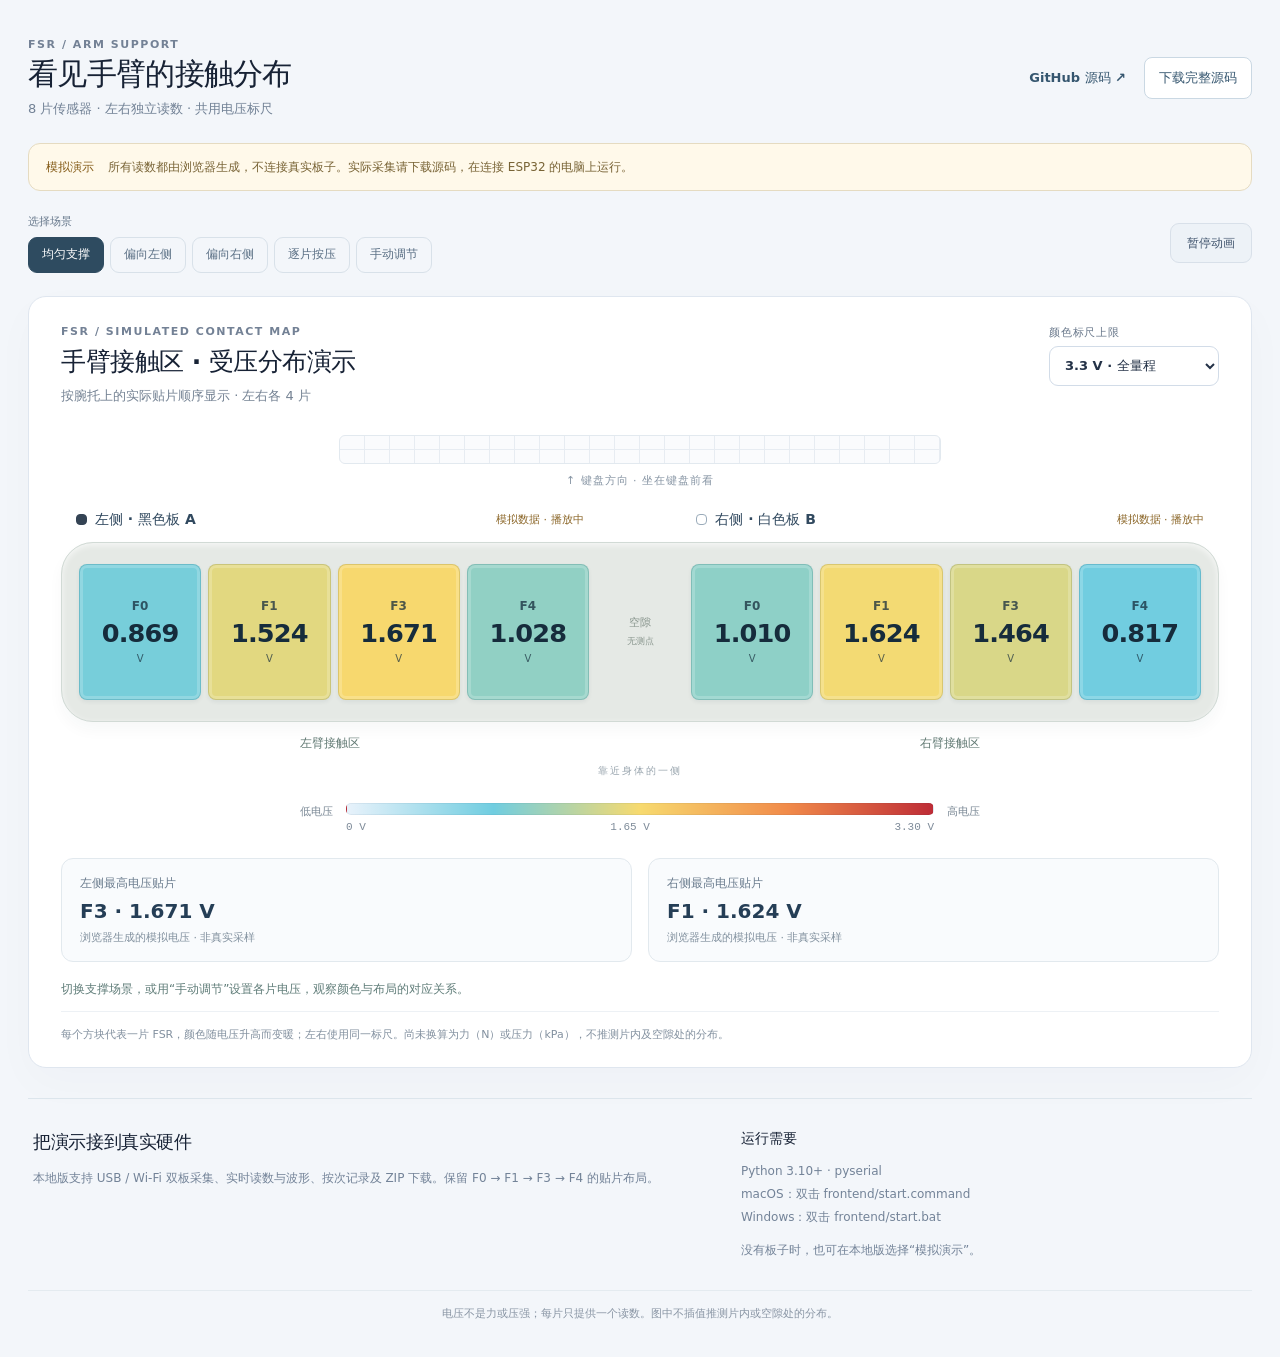
<file: demo/index.html>
<!doctype html>
<html lang="zh-CN"><head><meta charset="utf-8"><meta name="viewport" content="width=device-width,initial-scale=1"><meta name="description" content="FSR 双侧腕托受压分布交互演示。每侧四片，按 F0、F1、F3、F4 排列。所有电压均为模拟数据。"><title>FSR 腕托 · 受压分布演示</title><link rel="stylesheet" href="styles.css"><link rel="stylesheet" href="duo.css"><link rel="stylesheet" href="demo.css"><script src="model.js" defer></script><script src="demo.js" defer></script></head>
<body><main class="demo-shell">
<header class="demo-header"><div><p class="eyebrow">FSR / ARM SUPPORT</p><h1>看见手臂的接触分布</h1><p>8 片传感器 · 左右独立读数 · 共用电压标尺</p></div><nav><a id="sourceLink" href="https://github.com/HuilingP/fsr-arm-pressure-viewer" target="_blank" rel="noopener noreferrer">GitHub 源码 ↗</a><a class="download" href="fsr-frontend-source.zip" download>下载完整源码</a></nav></header>
<div class="demo-banner"><strong>模拟演示</strong><span>所有读数都由浏览器生成，不连接真实板子。实际采集请下载源码，在连接 ESP32 的电脑上运行。</span></div>
<section class="scenario-bar" aria-label="演示场景"><div><span class="scenario-label">选择场景</span><div class="scenario-buttons"><button data-scene="balanced" aria-pressed="true">均匀支撑</button><button data-scene="left" aria-pressed="false">偏向左侧</button><button data-scene="right" aria-pressed="false">偏向右侧</button><button data-scene="scan" aria-pressed="false">逐片按压</button><button data-scene="manual" aria-pressed="false">手动调节</button></div></div><button id="pauseDemo" class="secondary" aria-pressed="false">暂停动画</button></section>
    <section id="pressureView" class="pressure-panel panel-surface" aria-label="FSR 模拟受压分布">
      <header class="pressure-heading">
        <div><p class="eyebrow">FSR / SIMULATED CONTACT MAP</p><h2>手臂接触区 · 受压分布演示</h2><p class="pressure-subtitle">按腕托上的实际贴片顺序显示 · 左右各 4 片</p></div>
        <label class="control-group pressure-scale-control">颜色标尺上限
          <select id="pressureRange" aria-label="颜色标尺上限">
            <option value="0.1">0.1 V · 微小变化</option>
            <option value="0.5">0.5 V</option>
            <option value="1">1.0 V</option>
            <option value="2">2.0 V</option>
            <option value="3.3" selected>3.3 V · 全量程</option>
          </select>
        </label>
      </header>
      <div class="pressure-scene">
        <div class="keyboard-outline" aria-hidden="true"></div>
        <p class="pressure-orientation">↑ 键盘方向 · 坐在键盘前看</p>
        <div class="pressure-side-headings">
          <div><strong><i class="board-dot black"></i>左侧 · 黑色板 A</strong><span id="pressureStateA" class="pressure-connection">等待数据</span></div>
          <div><strong><i class="board-dot white"></i>右侧 · 白色板 B</strong><span id="pressureStateB" class="pressure-connection">等待数据</span></div>
        </div>
        <div class="pressure-wrist-rest" aria-label="腕托贴片分布：左侧四片，中间空隙，右侧四片">
          <div class="pressure-pads" aria-label="左侧贴片，从左到右 F0 F1 F3 F4">
            <div id="pressureA0" class="pressure-cell unavailable" role="img" aria-label="A F0 等待数据">
              <span class="pressure-channel">F0</span><strong id="voltageA0">—</strong><span class="pressure-unit">V</span>
            </div>
            <div id="pressureA1" class="pressure-cell unavailable" role="img" aria-label="A F1 等待数据">
              <span class="pressure-channel">F1</span><strong id="voltageA1">—</strong><span class="pressure-unit">V</span>
            </div>
            <div id="pressureA3" class="pressure-cell unavailable" role="img" aria-label="A F3 等待数据">
              <span class="pressure-channel">F3</span><strong id="voltageA3">—</strong><span class="pressure-unit">V</span>
            </div>
            <div id="pressureA4" class="pressure-cell unavailable" role="img" aria-label="A F4 等待数据">
              <span class="pressure-channel">F4</span><strong id="voltageA4">—</strong><span class="pressure-unit">V</span>
            </div>
          </div>
          <div class="pressure-gap"><span>空隙</span><small>无测点</small></div>
          <div class="pressure-pads" aria-label="右侧贴片，从左到右 F0 F1 F3 F4">
            <div id="pressureB0" class="pressure-cell unavailable" role="img" aria-label="B F0 等待数据">
              <span class="pressure-channel">F0</span><strong id="voltageB0">—</strong><span class="pressure-unit">V</span>
            </div>
            <div id="pressureB1" class="pressure-cell unavailable" role="img" aria-label="B F1 等待数据">
              <span class="pressure-channel">F1</span><strong id="voltageB1">—</strong><span class="pressure-unit">V</span>
            </div>
            <div id="pressureB3" class="pressure-cell unavailable" role="img" aria-label="B F3 等待数据">
              <span class="pressure-channel">F3</span><strong id="voltageB3">—</strong><span class="pressure-unit">V</span>
            </div>
            <div id="pressureB4" class="pressure-cell unavailable" role="img" aria-label="B F4 等待数据">
              <span class="pressure-channel">F4</span><strong id="voltageB4">—</strong><span class="pressure-unit">V</span>
            </div>
          </div>
        </div>
        <div class="pressure-arm-labels"><span>左臂接触区</span><span>右臂接触区</span></div>
        <p class="pressure-near">靠近身体的一侧</p>
      </div>
      <div class="pressure-legend">
        <span>低电压</span><div class="pressure-scale"><div class="pressure-gradient" aria-hidden="true"></div><div class="pressure-ticks"><span>0 V</span><span id="pressureMid">1.65 V</span><span id="pressureMax">3.30 V</span></div></div><span>高电压</span>
      </div>
      <div class="pressure-summaries">
        <article><span>左侧最高电压贴片</span><strong id="pressurePeakA">—</strong><small id="pressureDetailA">等待左侧数据</small></article>
        <article><span>右侧最高电压贴片</span><strong id="pressurePeakB">—</strong><small id="pressureDetailB">等待右侧数据</small></article>
      </div>
      <p id="pressureNotice" class="pressure-notice" role="status">正在生成模拟数据。</p>
      <p class="pressure-footnote">每个方块代表一片 FSR，颜色随电压升高而变暖；左右使用同一标尺。尚未换算为力（N）或压力（kPa），不推测片内及空隙处的分布。</p>
    </section><section id="manualControls" class="manual-panel" hidden><h2>手动设置每片电压</h2><p>拖动滑块，观察相应方块的颜色。这里调节的是模拟电压。</p><div class="slider-groups"><div><h3>左侧 A</h3><label class="slider-row">F0<input id="sliderA0" aria-label="左侧 A F0 模拟电压" type="range" min="0" max="3.3" step="0.01" value="0"><output id="sliderValueA0">0.00 V</output></label><label class="slider-row">F1<input id="sliderA1" aria-label="左侧 A F1 模拟电压" type="range" min="0" max="3.3" step="0.01" value="0"><output id="sliderValueA1">0.00 V</output></label><label class="slider-row">F3<input id="sliderA3" aria-label="左侧 A F3 模拟电压" type="range" min="0" max="3.3" step="0.01" value="0"><output id="sliderValueA3">0.00 V</output></label><label class="slider-row">F4<input id="sliderA4" aria-label="左侧 A F4 模拟电压" type="range" min="0" max="3.3" step="0.01" value="0"><output id="sliderValueA4">0.00 V</output></label></div><div><h3>右侧 B</h3><label class="slider-row">F0<input id="sliderB0" aria-label="右侧 B F0 模拟电压" type="range" min="0" max="3.3" step="0.01" value="0"><output id="sliderValueB0">0.00 V</output></label><label class="slider-row">F1<input id="sliderB1" aria-label="右侧 B F1 模拟电压" type="range" min="0" max="3.3" step="0.01" value="0"><output id="sliderValueB1">0.00 V</output></label><label class="slider-row">F3<input id="sliderB3" aria-label="右侧 B F3 模拟电压" type="range" min="0" max="3.3" step="0.01" value="0"><output id="sliderValueB3">0.00 V</output></label><label class="slider-row">F4<input id="sliderB4" aria-label="右侧 B F4 模拟电压" type="range" min="0" max="3.3" step="0.01" value="0"><output id="sliderValueB4">0.00 V</output></label></div></div></section><footer id="source" class="demo-footer"><div><h2>把演示接到真实硬件</h2><p>本地版支持 USB / Wi-Fi 双板采集、实时读数与波形、按次记录及 ZIP 下载。保留 F0 → F1 → F3 → F4 的贴片布局。</p></div><div><h3>运行需要</h3><p>Python 3.10+ · pyserial<br>macOS：双击 frontend/start.command<br>Windows：双击 frontend/start.bat</p><p>没有板子时，也可在本地版选择“模拟演示”。</p></div></footer>
<p class="demo-disclaimer">电压不是力或压强；每片只提供一个读数。图中不插值推测片内或空隙处的分布。</p>
</main></body></html>
</file>
<file: demo/styles.css>
:root {
  color: #172235;
  background: #f3f6fa;
  font-family: Inter, ui-sans-serif, system-ui, -apple-system, BlinkMacSystemFont, "Segoe UI", sans-serif;
  font-synthesis: none;
  --ink: #172235;
  --muted: #6c7a8d;
  --line: #dfe6ef;
  --surface: #ffffff;
  --navy: #243b5a;
  --green: #0b8f68;
  --amber: #b87800;
  --red: #c23b3b;
}

* { box-sizing: border-box; }
body { margin: 0; min-width: 320px; }
button, input, select { font: inherit; }
button:focus-visible, input:focus-visible, select:focus-visible { outline: 3px solid rgba(48, 108, 180, .24); outline-offset: 2px; }
.app-shell { width: min(1500px, calc(100% - 32px)); margin: 0 auto; padding: 28px 0 52px; }
.panel-surface, .status-grid article {
  background: var(--surface);
  border: 1px solid var(--line);
  box-shadow: 0 10px 28px rgba(34, 53, 78, .055);
}
.topbar { display: flex; align-items: flex-start; justify-content: space-between; gap: 24px; padding: 28px 30px; border-radius: 18px; }
.eyebrow { margin: 0 0 7px; color: #738195; font-size: 11px; font-weight: 800; letter-spacing: .14em; }
h1, h2, h3, p { margin-top: 0; }
h1 { margin-bottom: 8px; font-size: clamp(28px, 4vw, 45px); line-height: 1.05; letter-spacing: -.04em; }
h2 { margin-bottom: 0; font-size: 22px; letter-spacing: -.02em; }
.muted { color: var(--muted); }
.topbar .muted { margin-bottom: 0; }
.status-pill { display: inline-flex; align-items: center; gap: 9px; padding: 9px 13px; border-radius: 999px; color: var(--muted); background: #f1f4f7; white-space: nowrap; font-size: 13px; font-weight: 750; }
.status-dot { width: 9px; height: 9px; border-radius: 50%; background: #aab5c2; }
.status-pill.live { color: #087f5b; background: #e7f8f0; }
.status-pill.live .status-dot { background: #0ca678; box-shadow: 0 0 0 4px rgba(12,166,120,.12); }
.status-pill.waiting { color: #986400; background: #fff4d5; }
.status-pill.waiting .status-dot { background: #dfa000; box-shadow: 0 0 0 4px rgba(223,160,0,.12); }
.status-pill.error { color: var(--red); background: #fff0f0; }
.status-pill.error .status-dot { background: var(--red); }

.toolbar { display: flex; flex-wrap: wrap; align-items: end; gap: 13px; margin: 18px 0 10px; padding: 16px; border-radius: 14px; }
.control-group { display: grid; gap: 6px; min-width: 130px; color: #68778a; font-size: 11px; font-weight: 800; letter-spacing: .07em; text-transform: uppercase; }
.control-group small { color: #9aa6b5; font-size: 10px; }
.control-group.grow { flex: 1 1 260px; }
input, select, button { min-height: 40px; border: 1px solid #d2dce8; border-radius: 9px; background: #fff; color: #243247; }
input, select { width: 100%; padding: 0 11px; letter-spacing: normal; text-transform: none; }
button { padding: 0 16px; cursor: pointer; border-color: var(--navy); background: var(--navy); color: #fff; font-weight: 750; }
button.secondary { border-color: #d8e0e9; background: #edf2f7; color: #40546d; }
button:not(:disabled):hover { filter: brightness(.97); transform: translateY(-1px); }
button:disabled { cursor: not-allowed; opacity: .48; }
.toolbar-actions { display: flex; flex-wrap: wrap; gap: 8px; margin-left: auto; }
[hidden] { display: none !important; }
.message { min-height: 22px; margin: 0 4px 14px; color: #66768b; font-size: 13px; }
.message.error { color: var(--red); font-weight: 650; }

.status-grid { display: grid; grid-template-columns: repeat(4, minmax(0, 1fr)); gap: 11px; margin-bottom: 18px; }
.status-grid article { display: grid; gap: 7px; min-width: 0; padding: 14px 16px; border-radius: 12px; }
.status-grid span, .panel-head > span { color: #718096; font-size: 12px; }
.status-grid strong { overflow: hidden; color: #253b59; font-size: 14px; text-overflow: ellipsis; white-space: nowrap; }
.status-grid .wide { grid-column: span 2; }

.panel { margin-top: 18px; padding: 22px; border-radius: 16px; }
.panel-head { display: flex; align-items: end; justify-content: space-between; gap: 16px; margin-bottom: 18px; }
.panel-head .eyebrow { margin-bottom: 4px; }
.metric-groups { display: grid; grid-template-columns: repeat(3, minmax(0, 1fr)); gap: 12px; }
.metric-group { padding: 15px; border: 1px solid #e4eaf1; border-radius: 12px; background: #fafcfe; }
.metric-group h3 { margin-bottom: 12px; color: #51637a; font-size: 13px; }
.metric-row { display: grid; grid-template-columns: 1fr auto; gap: 12px; padding: 7px 0; border-top: 1px solid #edf1f5; color: #718096; font-size: 13px; }
.metric-row:first-of-type { border-top: 0; }
.metric-row strong { color: #1d314b; font-variant-numeric: tabular-nums; }
.metric-unit { color: #95a2b2; font-size: 11px; }
.report-quality { margin: 10px 0 0; font-size: 12px; }
.quality-good, .status-grid strong.quality-good { color: var(--green); }
.quality-warning, .status-grid strong.quality-warning { color: var(--amber); }
.motion-notice { margin: 14px 0 0; font-size: 13px; line-height: 1.6; }
.status-grid strong { white-space: normal; overflow-wrap: anywhere; }
.force-grid { display: grid; grid-template-columns: repeat(8, minmax(0, 1fr)); gap: 9px; }
.force-metric { display: grid; gap: 5px; padding: 12px 9px; border: 1px solid #e4eaf1; border-radius: 10px; text-align: center; background: #fafcfe; }
.force-metric-label { color: #718096; font-size: 12px; }
.force-metric strong { color: #1d314b; font-size: 17px; font-variant-numeric: tabular-nums; }
.force-value-unit { color: #8996a6; font-size: 11px; font-weight: 600; }
.force-metric-unit { color: #9aa6b5; font-size: 11px; }

.recording { border-color: #d9e7e2; background: linear-gradient(135deg, #fff 0%, #f8fcfa 100%); }
.recording-copy { margin-bottom: 16px; font-size: 13px; }
.record-time { color: #31465f; font-size: 22px; font-weight: 760; font-variant-numeric: tabular-nums; }
.record-fields { display: flex; flex-wrap: wrap; gap: 12px; }
.record-fields .control-group:first-child { flex: 0 1 330px; }
.record-actions { display: flex; align-items: center; flex-wrap: wrap; gap: 9px; margin-top: 15px; }
.record-actions strong { margin-left: 4px; color: #4d6077; font-size: 13px; }
.record-actions strong.active { color: var(--green); }
.path { overflow-wrap: anywhere; margin: 13px 0 0; color: #7b8999; font-family: ui-monospace, SFMono-Regular, Consolas, monospace; font-size: 12px; }

.chart-grid { display: grid; grid-template-columns: repeat(2, minmax(0, 1fr)); gap: 14px; }
.single-chart { grid-template-columns: 1fr; }
.chart-card { min-width: 0; border: 1px solid #e4eaf1; border-radius: 12px; overflow: hidden; background: #fff; }
.chart-card-head { display: flex; align-items: baseline; justify-content: space-between; gap: 12px; padding: 13px 15px 0; color: #51637a; font-size: 13px; font-weight: 750; }
.chart-card-head span { color: #8794a5; font-size: 11px; font-weight: 600; }
.chart { display: block; width: 100%; height: 270px; }
.chart-fallback { display: grid; place-items: center; height: 270px; padding: 20px; color: #8a96a6; text-align: center; }
footer { padding: 24px 4px 0; font-size: 12px; line-height: 1.7; }

@media (max-width: 1050px) {
  .status-grid { grid-template-columns: repeat(2, minmax(0, 1fr)); }
  .force-grid { grid-template-columns: repeat(4, minmax(0, 1fr)); }
}
@media (max-width: 900px) {
  .metric-groups { grid-template-columns: repeat(2, minmax(0, 1fr)); }
  .chart-grid { grid-template-columns: 1fr; }
}
@media (max-width: 620px) {
  .app-shell { width: min(100% - 18px, 1500px); padding-top: 9px; }
  .topbar { padding: 20px; flex-direction: column; }
  .toolbar { align-items: stretch; }
  .toolbar-actions { margin-left: 0; }
  .toolbar-actions button { flex: 1 1 120px; }
  .status-grid, .metric-groups { grid-template-columns: 1fr; }
  .status-grid .wide { grid-column: span 1; }
  .force-grid { grid-template-columns: repeat(2, minmax(0, 1fr)); }
  .panel { padding: 17px; }
  .panel-head { align-items: flex-start; flex-direction: column; }
  .record-actions button { flex: 1 1 140px; }
}

/* Keep both hardware panels readable side by side on a laptop. */
@media (min-width: 360px) and (max-width: 620px) {
  .device-monitor .topbar { padding: 16px; gap: 10px; }
  .device-monitor h1 { font-size: 24px; letter-spacing: -.02em; }
  .device-monitor .topbar .eyebrow { font-size: 10px; }
  .device-monitor .toolbar { gap: 10px; padding: 12px; }
  .device-monitor .toolbar-actions button { flex: 1 1 70px; padding: 9px 8px; font-size: 12px; white-space: nowrap; }
  .device-monitor .status-grid, .device-monitor .metric-groups { grid-template-columns: repeat(2, minmax(0, 1fr)); }
  .device-monitor .status-grid .wide { grid-column: span 2; }
  .device-monitor .status-grid article { padding: 11px; }
}
</file>
<file: demo/duo.css>
.duo-shell { max-width: 2200px; margin: 0 auto; padding: 22px; }
.duo-header { display:flex; align-items:center; justify-content:space-between; gap:20px; margin-bottom:18px; }
.duo-header h1 { margin: 0; font-size: 30px; letter-spacing: -.7px; }
.duo-header > div:last-child { text-align:right; }
#sessionTime { font: 600 24px ui-monospace, monospace; }
#sessionStatus { margin:4px 0; color: #617182; }
.session-panel { padding:16px 20px; margin-bottom:18px; }
.session-controls { display:flex; gap:12px; align-items:end; flex-wrap:wrap; }
.session-controls .grow { flex:1; min-width:180px; }
.session-panel p { margin:10px 0 0; font-size:13px; }
.duo-grid { display:grid; grid-template-columns:repeat(2,minmax(0,1fr)); gap:18px; }
.device-pane { border:1px solid #d5dfea; border-radius:14px; overflow:hidden; background:white; }
.device-banner { display:flex; align-items:center; justify-content:space-between; gap:12px; padding:14px 18px; background:#eaf4f5; }
.device-pane:nth-child(2) .device-banner { background:#edf0fb; }
.device-banner strong { font-size:18px; }
.device-banner span { font-size:13px; }
.device-detail { font-size:12px; color:#596b7b; padding:0 18px; min-height:30px; overflow-wrap:anywhere; }
.device-pane iframe { display:block; width:100%; height:calc(100vh - 345px); min-height:560px; border:0; }
.warning { color:#a34c13 !important; }
.error { color:#bb3030 !important; }
.good { color:#087f5b !important; }
@media(max-width:760px) { .duo-grid { grid-template-columns:1fr; } .device-pane iframe { height:900px; } }
@media(max-width:600px) { .duo-shell { padding:10px; } .duo-header h1 { font-size:24px; } }

.view-tabs { display:flex; gap:6px; margin:0 0 16px; padding:5px; width:max-content; max-width:100%; border:1px solid #dce4ed; border-radius:12px; background:#eaf0f6; }
.view-tabs button { border:0; border-radius:8px; min-height:38px; background:transparent; color:#5f7185; padding:8px 18px; font-size:14px; }
.view-tabs button[aria-selected="true"] { background:white; color:#223c55; box-shadow:0 2px 7px #23436314; }
.pressure-panel { padding:28px 32px 22px; border-radius:18px; }
.pressure-heading { display:flex; align-items:flex-start; justify-content:space-between; gap:24px; }
.pressure-heading h2 { font-size:25px; letter-spacing:-.5px; }
.pressure-subtitle { margin:9px 0 0; color:#748293; font-size:13px; }
.pressure-scale-control { min-width:170px; flex-shrink:0; }
.pressure-scale-control select { font-size:13px; }
.pressure-scene { margin:30px auto 20px; max-width:1260px; }
.keyboard-outline { width:52%; height:29px; margin:auto; border:1px solid #dce4ec; border-radius:6px; background:repeating-linear-gradient(90deg, transparent 0 24px, #e2e8ef 24px 25px), repeating-linear-gradient(0deg, #f9fbfd 0 13px, #e2e8ef 13px 14px); opacity:.8; }
.pressure-orientation { color:#8795a4; text-align:center; font-size:11px; margin:9px 0 23px; letter-spacing:1px; }
.pressure-side-headings { display:grid; grid-template-columns:1fr 1fr; gap:10%; margin-bottom:13px; padding:0 15px; }
.pressure-side-headings > div { display:flex; align-items:center; justify-content:space-between; gap:8px; flex-wrap:wrap; }
.pressure-side-headings strong { color:#31495f; font-size:14px; display:flex; align-items:center; gap:8px; }
.pressure-connection { font-size:11px; }
.board-dot { display:inline-block; width:11px; height:11px; border-radius:4px; flex-shrink:0; }
.board-dot.black { background:#344354; border:1px solid #344354; }
.board-dot.white { background:white; border:1px solid #9aabba; }
.pressure-wrist-rest { display:grid; grid-template-columns:minmax(0,1fr) minmax(38px,.2fr) minmax(0,1fr); gap:0; background:#e5e9e5; border:1px solid #d1dad5; border-radius:32px; padding:21px 17px; box-shadow:inset 0 2px 6px #ffffffb0, 0 8px 15px #17382d09; }
.pressure-pads { display:grid; grid-template-columns:repeat(4,minmax(0,1fr)); gap:7px; }
.pressure-cell { position:relative; aspect-ratio:.9; min-width:0; min-height:94px; display:flex; flex-direction:column; align-items:center; justify-content:center; gap:5px; border:1px solid #23425220; border-radius:8px; background:#e8f2fb; box-shadow:0 2px 4px #152f3910, inset 0 0 0 3px #ffffff30; transition:background-color .12s linear; }
.pressure-channel { font-size:12px; font-weight:700; opacity:.75; }
.pressure-cell strong { font-size:clamp(15px,2vw,28px); font-variant-numeric:tabular-nums; letter-spacing:-.8px; }
.pressure-unit { font-size:10px; opacity:.7; }
.pressure-cell.over-range::after { content:'↑'; position:absolute; top:4px; right:5px; font-size:11px; }
.pressure-cell.unavailable { color:#85929d; background:repeating-linear-gradient(135deg,#edf0f2 0 7px,#e4e9ec 7px 8px); box-shadow:none; }
.pressure-gap { display:flex; flex-direction:column; align-items:center; justify-content:center; gap:5px; color:#88958d; }
.pressure-gap span { font-size:11px; }
.pressure-gap small { font-size:9px; white-space:nowrap; }
.pressure-arm-labels { display:grid; grid-template-columns:1fr 1fr; gap:10%; margin:13px 15px 0; text-align:center; font-size:12px; color:#627a74; }
.pressure-near { margin:12px 0 0; text-align:center; color:#9aa6af; font-size:10px; letter-spacing:2px; }
.pressure-legend { display:flex; align-items:flex-start; justify-content:center; gap:13px; max-width:680px; margin:25px auto; }
.pressure-legend > span { flex-shrink:0; font-size:11px; color:#7a8895; padding-top:1px; }
.pressure-scale { flex:1; }
.pressure-gradient { height:12px; border-radius:5px; background:linear-gradient(90deg,rgb(232,242,251),rgb(112,205,224),rgb(247,218,111),rgb(241,139,74),rgb(190,44,54)); border:1px solid #193a5710; }
.pressure-ticks { display:flex; justify-content:space-between; color:#7e8b99; margin-top:6px; font:11px ui-monospace,monospace; }
.pressure-summaries { display:grid; grid-template-columns:1fr 1fr; gap:16px; }
.pressure-summaries article { border:1px solid #e2e9ee; border-radius:12px; background:#f9fbfd; padding:16px 18px; display:grid; gap:7px; min-width:0; }
.pressure-summaries article > span { color:#6c7d8f; font-size:12px; }
.pressure-summaries strong { color:#253e56; font-size:20px; font-variant-numeric:tabular-nums; }
.pressure-summaries small { color:#81909e; font-size:11px; }
.pressure-notice { margin:18px 0 0; color:#607d79; font-size:12px; line-height:1.6; }
.pressure-footnote { padding-top:14px; border-top:1px solid #edf1f5; margin:12px 0 0; font-size:11px; color:#82909f; line-height:1.7; }
@media(min-width:1500px) { .pressure-panel { max-width:1600px; margin:0 auto; } }
@media(max-width:850px) { .pressure-panel { padding:22px 18px; } .pressure-heading h2 { font-size:21px; } .pressure-cell { min-height:80px; } .pressure-wrist-rest { padding:17px 12px; border-radius:25px; } .pressure-pads { gap:4px; } }
@media(max-width:600px) {
  .view-tabs { width:100%; } .view-tabs button { flex:1; font-size:13px; padding:8px 10px; }
  .pressure-panel { padding:18px 12px; } .pressure-heading { flex-direction:column; gap:16px; }
  .pressure-scale-control { width:100%; } .pressure-side-headings { gap:8%; padding:0 3px; }
  .pressure-side-headings strong { font-size:11px; } .pressure-connection { font-size:10px; }
  .pressure-wrist-rest { grid-template-columns:minmax(0,1fr) 24px minmax(0,1fr); padding:14px 6px; border-radius:18px; }
  .pressure-cell { min-height:66px; border-radius:5px; gap:4px; } .pressure-channel { font-size:10px; }
  .pressure-cell strong { font-size:clamp(9px,2.7vw,15px); letter-spacing:-.6px; } .pressure-unit { font-size:9px; }
  .pressure-gap span { font-size:9px; } .pressure-gap small { display:none; }
  .pressure-summaries { gap:9px; } .pressure-summaries article { padding:12px; } .pressure-summaries strong { font-size:16px; }
  .pressure-legend { gap:8px; }
}
@media(prefers-reduced-motion:reduce) { .pressure-cell { transition:none; } }
</file>
<file: demo/demo.css>
.demo-shell { max-width:1300px; margin:auto; padding:38px 28px 24px; }
.demo-header { display:flex; justify-content:space-between; align-items:center; gap:24px; margin-bottom:25px; }
.demo-header h1 { font-size:30px; margin:0 0 10px; letter-spacing:-.7px; }
.demo-header p:last-child { margin:0; color:#718195; font-size:13px; }
.demo-header nav { display:flex; gap:18px; align-items:center; flex-shrink:0; }
.demo-header a { color:#35566f; text-decoration:none; font-size:13px; font-weight:650; }
.demo-header .download { border:1px solid #cad8e3; border-radius:8px; padding:11px 14px; background:white; }
.demo-banner { border:1px solid #e5dbc1; background:#fff9ea; color:#786335; border-radius:12px; padding:13px 17px; display:flex; align-items:center; gap:14px; line-height:1.7; font-size:12px; }
.demo-banner strong { color:#845b17; white-space:nowrap; }
.scenario-bar { display:flex; align-items:center; justify-content:space-between; gap:20px; margin:23px 0; }
.scenario-label { display:block; font-size:11px; font-weight:650; color:#6a7b8e; margin-bottom:8px; }
.scenario-buttons { display:flex; gap:6px; flex-wrap:wrap; }
.scenario-buttons button { color:#5b7085; background:transparent; border-color:#d8e1e9; font-size:12px; min-height:36px; padding:0 13px; }
.scenario-buttons button[aria-pressed="true"] { color:white; background:#2e4b60; border-color:#2e4b60; }
#pauseDemo { font-size:12px; flex-shrink:0; }
.demo-label { color:#8b6628; }
.pressure-panel { box-shadow:0 15px 45px #243b5a06; }
.manual-panel { background:white; border:1px solid #dfe6ef; border-radius:14px; padding:25px; margin-top:20px; }
.manual-panel h2 { font-size:20px; }
.manual-panel p { font-size:12px; color:#738498; margin:8px 0 20px; }
.slider-groups { display:grid; grid-template-columns:1fr 1fr; gap:50px; }
.slider-groups h3 { font-size:13px; color:#4d657a; }
.slider-row { display:grid; grid-template-columns:25px 1fr 60px; align-items:center; gap:12px; font-size:12px; margin:9px 0; }
.slider-row input { accent-color:#2c687b; min-height:25px; padding:0; }
.slider-row output { text-align:right; font-variant-numeric:tabular-nums; }
.demo-footer { display:grid; grid-template-columns:1.3fr 1fr; gap:50px; margin-top:30px; padding:28px 5px; border-top:1px solid #dce5ec; }
.demo-footer h2 { font-size:18px; }
.demo-footer h3 { font-size:14px; margin-bottom:8px; }
.demo-footer p { font-size:12px; color:#738398; line-height:1.9; margin:10px 0 0; }
.demo-disclaimer { font-size:11px; color:#8995a4; text-align:center; padding-top:15px; border-top:1px solid #e4ebf0; }
@media(max-width:760px) { .demo-shell { padding:24px 14px; } .demo-header { flex-direction:column; align-items:flex-start; } .demo-header h1 { font-size:27px; } .demo-banner { align-items:flex-start; } .scenario-bar { align-items:flex-end; gap:8px; } .scenario-buttons button { font-size:11px; padding:0 10px; } .slider-groups,.demo-footer { grid-template-columns:1fr; gap:20px; } }
</file>
